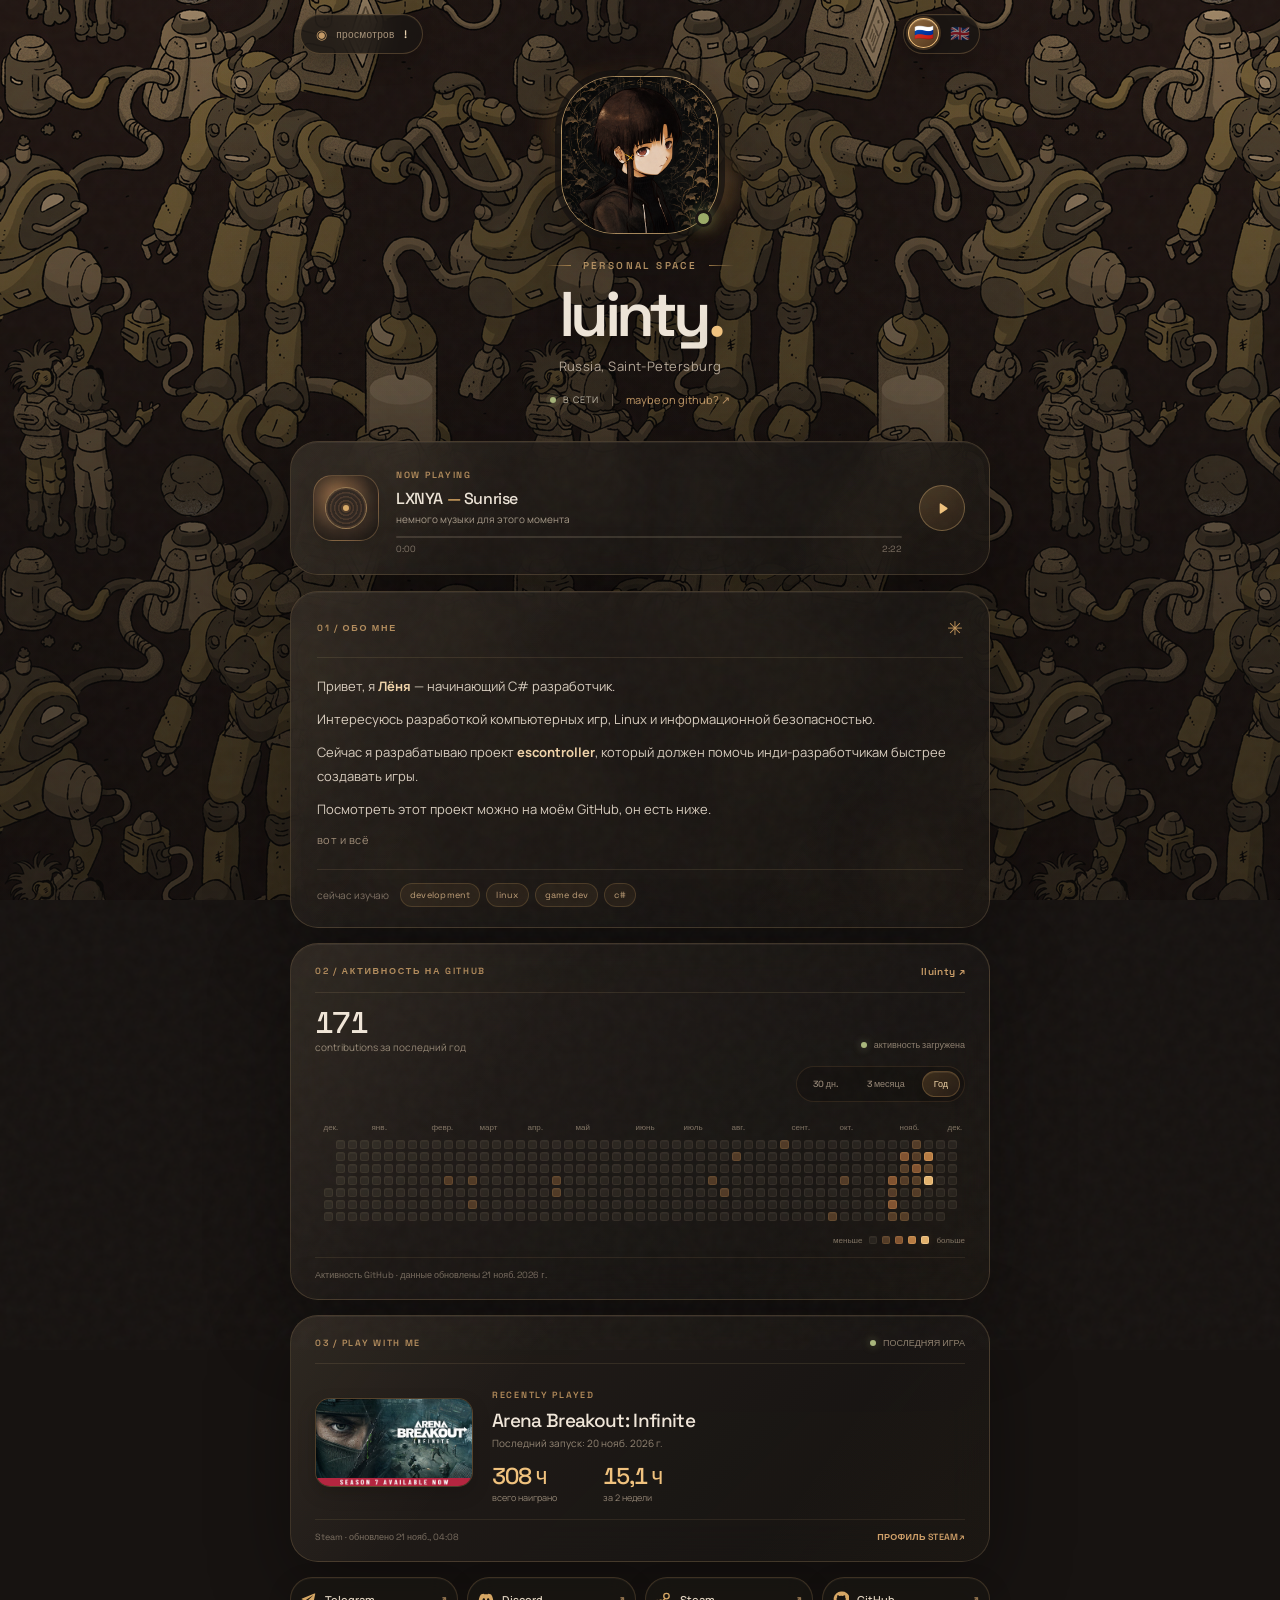
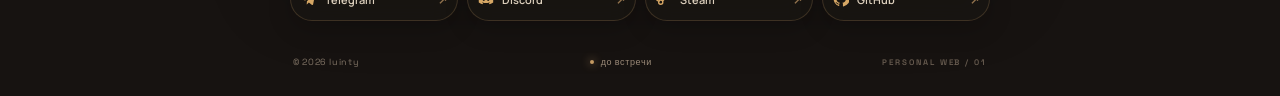
<file: index.html>
<!doctype html>
<html lang="ru">
<head>
  <meta charset="utf-8">
  <meta name="viewport" content="width=device-width, initial-scale=1">
  <meta name="theme-color" content="#171311">
  <meta name="description" content="luinty — начинающий C# разработчик. Personal space." id="page-description">
  <title>luinty — profile</title>
  <link rel="preconnect" href="https://fonts.googleapis.com">
  <link rel="preconnect" href="https://fonts.gstatic.com" crossorigin>
  <link href="https://fonts.googleapis.com/css2?family=Manrope:wght@400;500;600;700;800&family=Space+Grotesk:wght@400;500;600;700&display=swap" rel="stylesheet">
  <link rel="stylesheet" href="styles.css?v=20261117-steam1">
</head>
<body>
  <div class="site-tools" aria-label="Site controls">
    <div class="site-views" aria-live="polite">
      <span class="site-views-icon" aria-hidden="true">◉</span>
      <span id="site-views-label">просмотров</span>
      <strong id="site-views-count">—</strong>
    </div>
    <div class="language-switch" role="group" aria-label="Language">
      <button class="language-button is-active" type="button" data-language="ru" aria-label="Русский" aria-pressed="true" title="Русский">🇷🇺</button>
      <button class="language-button" type="button" data-language="en" aria-label="English" aria-pressed="false" title="English">🇬🇧</button>
    </div>
  </div>
  <div class="background-wash" aria-hidden="true"></div>
  <div class="grain" aria-hidden="true"></div>
  <div class="leaves" id="leaves" aria-hidden="true"></div>

  <main class="page-shell">
    <header class="profile-header reveal">
      <div class="avatar-wrap">
        <div class="avatar-aura" aria-hidden="true"></div>
        <img class="avatar" src="assets/avatar.png" alt="Аватар luinty" fetchpriority="high">
        <span class="avatar-status" title="На связи"></span>
      </div>
      <p class="eyebrow"><span class="eyebrow-line"></span> PERSONAL SPACE <span class="eyebrow-line"></span></p>
      <h1 id="profile-name">luinty<span class="name-dot">.</span></h1>
      <p class="subtitle" id="profile-subtitle">Russia, Saint-Petersburg</p>
      <div class="header-meta">
        <span class="meta-chip"><span class="pulse-dot"></span> <span id="online-label">в сети</span></span>
        <span class="meta-divider"></span>
        <a class="meta-github" href="https://github.com/lluinty" target="_blank" rel="noopener noreferrer">maybe on github? ↗</a>
      </div>
    </header>

    <section class="music-card glass-card reveal" aria-label="Музыкальный плеер" id="music-player-card">
      <div class="music-art" aria-hidden="true">
        <div class="disc"><span></span></div>
      </div>
      <div class="music-info">
        <span class="section-kicker">NOW PLAYING</span>
        <h2 id="track-title">LXNYA <span>—</span> Sunrise</h2>
        <p id="track-status">немного музыки для этого момента</p>
        <div class="track-progress"><span id="progress-fill"></span></div>
        <div class="track-times"><span id="current-time">0:00</span><span id="duration">--:--</span></div>
      </div>
      <button class="play-button" id="play-button" type="button" aria-label="Воспроизвести трек">
        <svg class="play-icon" viewBox="0 0 24 24" aria-hidden="true"><path d="M8 5.8c0-.8.9-1.3 1.6-.9l9 6.2a1.1 1.1 0 0 1 0 1.8l-9 6.2c-.7.5-1.6 0-1.6-.9V5.8Z"/></svg>
        <svg class="pause-icon" viewBox="0 0 24 24" aria-hidden="true"><path d="M7 5.5h3.5v13H7zM13.5 5.5H17v13h-3.5z"/></svg>
      </button>
      <audio id="audio" preload="metadata"></audio>
    </section>

    <section class="about-card glass-card reveal">
      <div class="card-topline">
        <span class="section-kicker" id="about-heading">01 / ОБО МНЕ</span>
        <span class="tiny-spark" aria-hidden="true">✳</span>
      </div>
      <!-- РЕДАКТИРОВАНИЕ ОПИСАНИЯ: меняй текст и HTML внутри блока ниже. -->
      <div class="about-copy" id="about-description">
        <p>Привет, я <strong>лёня</strong> — начинающий C# разработчик.</p>
        <p>Интересуюсь разработкой компьютерных игр, Linux и информационной безопасностью.</p>
        <p>Сейчас я разрабатываю проект <strong>escontroller</strong>, который должен помочь инди-разработчикам быстрее создавать игры.</p>
        <p>Посмотреть этот проект можно на моём GitHub, он есть ниже.</p>
        <p class="about-muted">:)</p>
      </div>
      <div class="about-footer">
        <span id="exploring-label">сейчас изучаю</span>
        <div class="interest-tags">
          <span>development</span><span>linux</span><span>game dev</span><span>c#</span>
        </div>
      </div>
    </section>

    <section class="contributions-card glass-card reveal" aria-label="Активность GitHub">
      <div class="contributions-topline">
        <span class="section-kicker" id="activity-heading">02 / АКТИВНОСТЬ НА GITHUB</span>
        <a class="contributions-profile-link" href="https://github.com/lluinty" target="_blank" rel="noopener noreferrer">lluinty <span aria-hidden="true">↗</span></a>
      </div>
      <div class="contributions-summary">
        <div class="contributions-total-wrap">
          <strong class="contributions-total" id="contributions-total">—</strong>
          <span class="contributions-total-label" id="contributions-total-label">contributions за последний год</span>
        </div>
        <span class="contributions-status" id="contributions-status"><i></i> загрузка активности</span>
      </div>
      <div class="contributions-controls" id="activity-period-controls" role="group" aria-label="Период активности">
        <button class="contributions-range" type="button" data-range="30" aria-pressed="false">30 дн.</button>
        <button class="contributions-range" type="button" data-range="90" aria-pressed="false"><span id="range-90-label">3 месяца</span></button>
        <button class="contributions-range is-active" type="button" data-range="365" aria-pressed="true"><span id="range-365-label">Год</span></button>
      </div>
      <div class="contributions-chart-wrap" id="contributions-chart-wrap" tabindex="0" aria-label="Календарь активности GitHub">
        <div class="contributions-months" id="contributions-months" aria-hidden="true"></div>
        <div class="contributions-grid" id="contributions-grid" role="grid" aria-label="GitHub contributions calendar"></div>
      </div>
      <div class="contributions-legend">
        <span id="legend-less">меньше</span>
        <span class="contribution-cell" data-level="0" aria-hidden="true"></span>
        <span class="contribution-cell" data-level="1" aria-hidden="true"></span>
        <span class="contribution-cell" data-level="2" aria-hidden="true"></span>
        <span class="contribution-cell" data-level="3" aria-hidden="true"></span>
        <span class="contribution-cell" data-level="4" aria-hidden="true"></span>
        <span id="legend-more">больше</span>
      </div>
      <p class="contributions-footnote" id="contributions-footnote">Активность публичного профиля GitHub. Обновляется автоматически.</p>
    </section>

    <section class="steam-card glass-card reveal" id="steam-card" aria-label="Steam activity">
      <div class="steam-topline">
        <span class="section-kicker" id="steam-heading">03 / PLAY WITH ME</span>
        <span class="steam-status" id="steam-status" data-state="loading"><i></i><span>загрузка Steam</span></span>
      </div>
      <div class="steam-content">
        <div class="steam-art-wrap">
          <div class="steam-art-placeholder" id="steam-art-placeholder" aria-hidden="true">
            <svg viewBox="0 0 24 24"><path d="M12 2.5a9.5 9.5 0 0 0-9.3 7.6l5.1 2.1a3.1 3.1 0 0 1 1.8-.6l2.3-3.4a4.1 4.1 0 1 1 4.2 4.3l-3.4-2.3a3.1 3.1 0 0 1-5.3 2.7l-3.7-1.5A9.5 9.5 0 1 0 12 2.5Zm4.1 8.7a2.1 2.1 0 1 0-2.1-2.1 2.1 2.1 0 0 0 2.1 2.1ZM9.6 16.1a1.5 1.5 0 1 0-1.5 1.5 1.5 1.5 0 0 0 1.5-1.5Z"/></svg>
          </div>
          <img class="steam-game-image" id="steam-game-image" alt="" loading="eager" decoding="async">
        </div>
        <div class="steam-info">
          <span class="steam-caption" id="steam-caption">RECENTLY PLAYED</span>
          <h2 class="steam-game-name" id="steam-game-name">Steam activity</h2>
          <p class="steam-last-played" id="steam-last-played">данные обновляются автоматически</p>
          <div class="steam-stats">
            <div class="steam-stat">
              <strong id="steam-total-hours">—</strong>
              <span id="steam-total-label">всего наиграно</span>
            </div>
            <div class="steam-stat">
              <strong id="steam-two-weeks">—</strong>
              <span id="steam-two-weeks-label">за 2 недели</span>
            </div>
          </div>
        </div>
      </div>
      <div class="steam-footer">
        <span id="steam-updated">профиль Steam</span>
        <a href="https://steamcommunity.com/id/lluinty" target="_blank" rel="noopener noreferrer" id="steam-profile-link">STEAM PROFILE <span aria-hidden="true">↗</span></a>
      </div>
    </section>

    <nav class="social-links reveal" aria-label="Мои ссылки">
      <a class="social-pill" href="https://t.me/luinty" target="_blank" rel="noopener noreferrer">
        <span class="social-icon telegram" aria-hidden="true"><svg viewBox="0 0 24 24"><path d="M21.4 4.2 18.2 20c-.2 1.1-.8 1.4-1.7.9l-4.7-3.5-2.3 2.2c-.3.3-.5.5-1 .5l.4-4.8 8.8-8c.4-.4-.1-.6-.6-.2L6.2 14.1l-4.6-1.4c-1-.3-1-1 .2-1.5L20 3.9c.9-.3 1.7.2 1.4.3Z"/></svg></span><span>Telegram</span><span class="pill-arrow">↗</span>
      </a>
      <a class="social-pill" href="https://discord.com/users/1482282821266575400" target="_blank" rel="noopener noreferrer">
        <span class="social-icon discord" aria-hidden="true"><svg viewBox="0 0 24 24"><path d="M19.7 5.2A18 18 0 0 0 15.3 4l-.5 1a16 16 0 0 0-5.6 0l-.5-1a18 18 0 0 0-4.4 1.2C1.5 9.3.8 13.3 1.2 17.2a18 18 0 0 0 5.4 2.7l1.2-1.9-1.9-.9.5-.4a12.8 12.8 0 0 0 11.2 0l.5.4-1.9.9 1.2 1.9a18 18 0 0 0 5.4-2.7c.5-4.6-.8-8.6-3.1-12Zm-11 9.7c-1 0-1.8-.9-1.8-2s.8-2 1.8-2 1.8.9 1.8 2-.8 2-1.8 2Zm6.6 0c-1 0-1.8-.9-1.8-2s.8-2 1.8-2 1.8.9 1.8 2-.8 2-1.8 2Z"/></svg></span><span>Discord</span><span class="pill-arrow">↗</span>
      </a>
      <a class="social-pill" href="https://steamcommunity.com/id/lluinty" target="_blank" rel="noopener noreferrer">
        <span class="social-icon steam" aria-hidden="true"><svg viewBox="0 0 24 24"><circle cx="15.7" cy="7.6" r="4.1" fill="none" stroke="currentColor" stroke-width="2"/><circle cx="7.1" cy="16.8" r="3.1" fill="none" stroke="currentColor" stroke-width="2"/><path d="m9.8 15 3.3-3.3M4.5 15.3l-3-1.2" fill="none" stroke="currentColor" stroke-width="2" stroke-linecap="round"/></svg></span><span>Steam</span><span class="pill-arrow">↗</span>
      </a>
      <a class="social-pill" href="https://github.com/lluinty" target="_blank" rel="noopener noreferrer">
        <span class="social-icon github" aria-hidden="true"><svg viewBox="0 0 24 24"><path d="M12 .9a11.1 11.1 0 0 0-3.5 21.6c.6.1.8-.2.8-.5v-2c-3.1.7-3.8-1.3-3.8-1.3-.5-1.3-1.2-1.6-1.2-1.6-1-.7.1-.7.1-.7 1.1.1 1.7 1.1 1.7 1.1 1 .1.8 2.3 3.6 1.6.1-.7.4-1.2.7-1.5-2.5-.3-5.1-1.3-5.1-5.5 0-1.2.4-2.1 1.1-2.9-.1-.3-.5-1.4.1-2.9 0 0 .9-.3 3 1.1a10.4 10.4 0 0 1 5.5 0c2.1-1.4 3-1.1 3-1.1.6 1.5.2 2.6.1 2.9.7.8 1.1 1.7 1.1 2.9 0 4.2-2.6 5.2-5.1 5.5.4.3.8 1 .8 2v3c0 .3.2.6.8.5A11.1 11.1 0 0 0 12 .9Z"/></svg></span><span>GitHub</span><span class="pill-arrow">↗</span>
      </a>
    </nav>

    <footer class="page-footer reveal">
      <span>© <span id="year"></span> luinty</span>
      <span class="footer-center"><i></i> <span id="footer-tagline">Goodbay!</span></span>
      <span class="footer-version">PERSONAL WEB / 01</span>
    </footer>
  </main>

  <script src="script.js?v=20261117-steam4" defer></script>
</body>
</html>
</file>
<file: styles.css>
:root {
  color-scheme: dark;
  --bg: #171311;
  --panel: rgba(24, 21, 19, .76);
  --panel-strong: rgba(20, 18, 17, .88);
  --line: rgba(221, 177, 113, .16);
  --text: #eee5d8;
  --muted: #a79a89;
  --soft: #766a5d;
  --gold: #d5a45f;
  --gold-bright: #f0c27e;
  --gold-dim: #8f653c;
  --radius-xl: 28px;
  --radius-lg: 21px;
  --shadow: 0 24px 80px rgba(0, 0, 0, .34);
}

* { box-sizing: border-box; }
html { min-height: 100%; scroll-behavior: smooth; }
body {
  min-height: 100vh;
  margin: 0;
  overflow-x: hidden;
  background: var(--bg);
  color: var(--text);
  font-family: 'Manrope', sans-serif;
  -webkit-font-smoothing: antialiased;
}

/* Фон повторяется как тайл. Сдвиг ровно на ширину изображения сохраняет бесшовный цикл. */
body::before {
  content: '';
  position: fixed;
  z-index: -3;
  inset: 0;
  background-image: url('assets/background-tile.jpg');
  background-repeat: repeat;
  background-size: 512px 512px;
  animation: background-drift 72s linear infinite;
  will-change: background-position;
}
.background-wash {
  position: fixed;
  inset: 0;
  z-index: -2;
  pointer-events: none;
  background:
    radial-gradient(ellipse at 50% 8%, rgba(12, 10, 9, .34), transparent 54%),
    linear-gradient(180deg, rgba(12, 10, 9, .32), rgba(13, 11, 10, .65) 54%, rgba(12, 10, 9, .74));
}
.grain {
  position: fixed;
  inset: -50%;
  z-index: 4;
  pointer-events: none;
  opacity: .105;
  background-image: url("data:image/svg+xml,%3Csvg viewBox='0 0 180 180' xmlns='http://www.w3.org/2000/svg'%3E%3Cfilter id='n'%3E%3CfeTurbulence type='fractalNoise' baseFrequency='.92' numOctaves='3' stitchTiles='stitch'/%3E%3C/filter%3E%3Crect width='100%25' height='100%25' filter='url(%23n)' opacity='.25'/%3E%3C/svg%3E");
  animation: grain-shift .24s steps(2) infinite;
}

.page-shell {
  width: min(100% - 40px, 700px);
  margin: 0 auto;
  padding: 62px 0 28px;
  position: relative;
  z-index: 2;
}
.profile-header { text-align: center; margin-bottom: 34px; }
.avatar-wrap {
  width: 158px;
  height: 158px;
  position: relative;
  margin: 0 auto 25px;
  isolation: isolate;
  animation: avatar-float 6s ease-in-out infinite;
}
.avatar-aura {
  position: absolute;
  z-index: -1;
  inset: -13px;
  border-radius: 37%;
  background: conic-gradient(from 20deg, transparent 0 17%, rgba(218, 166, 96, .72) 25%, transparent 36% 62%, rgba(218, 166, 96, .34) 75%, transparent 88%);
  filter: blur(13px);
  opacity: .68;
  animation: aura-spin 16s linear infinite;
}
.avatar {
  display: block;
  width: 100%; height: 100%;
  object-fit: cover;
  border-radius: 34%;
  border: 1px solid rgba(247, 205, 137, .63);
  box-shadow: 0 0 0 6px rgba(19, 16, 14, .72), 0 12px 45px rgba(0, 0, 0, .55), 0 0 30px rgba(197, 138, 65, .17);
}
.avatar-status {
  position: absolute;
  right: 7px; bottom: 7px;
  width: 17px; height: 17px;
  border-radius: 50%;
  background: #9baa68;
  border: 3px solid #1a1512;
  box-shadow: 0 0 14px rgba(164, 192, 112, .5);
}
.eyebrow, .section-kicker, .footer-version {
  font-family: 'Space Grotesk', sans-serif;
  font-size: 10px;
  font-weight: 600;
  letter-spacing: .24em;
}
.eyebrow { color: #c09a69; display: flex; align-items: center; justify-content: center; gap: 12px; margin: 0 0 9px; }
.eyebrow-line { width: 25px; height: 1px; background: linear-gradient(90deg, transparent, rgba(211, 164, 95, .7)); }
.eyebrow-line:last-child { transform: rotate(180deg); }
h1 {
  margin: 0;
  font-family: 'Space Grotesk', sans-serif;
  font-size: clamp(44px, 8vw, 63px);
  line-height: 1.05;
  font-weight: 600;
  letter-spacing: -.075em;
  text-shadow: 0 4px 25px rgba(0, 0, 0, .45);
}
.name-dot { color: var(--gold-bright); }
.subtitle { margin: 10px 0 17px; color: #b4a797; font-size: 13px; letter-spacing: .035em; }
.header-meta { display: flex; align-items: center; justify-content: center; gap: 13px; color: var(--muted); font-size: 11px; }
.meta-chip { display: inline-flex; align-items: center; gap: 7px; color: #c4bdab; text-transform: uppercase; letter-spacing: .12em; font-size: 9px; }
.pulse-dot { width: 6px; height: 6px; border-radius: 50%; background: #a9b77c; box-shadow: 0 0 0 4px rgba(169, 183, 124, .11); animation: pulse 2.2s ease-in-out infinite; }
.meta-divider { width: 1px; height: 12px; background: rgba(222, 195, 158, .25); }

.glass-card {
  position: relative;
  overflow: hidden;
  background: linear-gradient(135deg, rgba(39, 33, 28, .82), rgba(20, 18, 17, .77));
  border: 1px solid rgba(222, 184, 130, .2);
  border-radius: var(--radius-xl);
  box-shadow: var(--shadow), inset 0 1px 0 rgba(255, 238, 209, .055);
  backdrop-filter: blur(19px) saturate(115%);
  -webkit-backdrop-filter: blur(19px) saturate(115%);
}
.glass-card::before {
  content: '';
  position: absolute;
  inset: 0;
  pointer-events: none;
  border-radius: inherit;
  background: linear-gradient(125deg, rgba(255, 226, 184, .055), transparent 32%, transparent 72%, rgba(190, 135, 70, .045));
}
.music-card {
  display: grid;
  grid-template-columns: 66px minmax(0, 1fr) 48px;
  align-items: center;
  gap: 17px;
  padding: 19px 22px;
  margin-bottom: 16px;
  min-height: 126px;
  transition: border-color .35s, transform .35s, box-shadow .35s;
}
.music-card:hover, .about-card:hover { border-color: rgba(231, 183, 116, .35); box-shadow: 0 28px 90px rgba(0, 0, 0, .4), 0 0 35px rgba(176, 123, 61, .07), inset 0 1px 0 rgba(255, 238, 209, .06); }
.music-art { width: 66px; height: 66px; display: grid; place-items: center; border-radius: 19px; background: radial-gradient(circle at 35% 30%, #8c6340, #34271e 57%, #1c1714); border: 1px solid rgba(222, 174, 107, .26); box-shadow: inset 0 0 18px rgba(0, 0, 0, .42), 0 7px 18px rgba(0, 0, 0, .2); }
.disc { width: 42px; height: 42px; border-radius: 50%; border: 1px solid rgba(241, 196, 126, .48); background: repeating-radial-gradient(circle, #28201b 0 2px, #443226 3px 4px); display: grid; place-items: center; animation: disc-spin 8s linear infinite; animation-play-state: paused; }
.music-card.is-playing .disc { animation-play-state: running; }
.disc span { width: 10px; height: 10px; border-radius: 50%; background: #d6a765; border: 2px solid #4a3524; }
.music-info { min-width: 0; }
.section-kicker { color: #b18a5a; font-size: 9px; letter-spacing: .19em; }
.music-info h2 { font-family: 'Space Grotesk', sans-serif; font-weight: 500; font-size: 16px; margin: 5px 0 3px; letter-spacing: -.025em; }
.music-info h2 span { color: var(--gold); }
.music-info p { color: var(--muted); font-size: 10px; margin: 0 0 10px; min-height: 14px; }
.track-progress { width: 100%; height: 2px; background: rgba(225, 204, 174, .16); overflow: hidden; border-radius: 5px; }
.track-progress span { display: block; height: 100%; width: 0; background: linear-gradient(90deg, #a87946, #f0c27e); border-radius: inherit; transition: width .15s linear; }
.track-times { display: flex; justify-content: space-between; margin-top: 5px; color: #807467; font: 9px 'Space Grotesk', sans-serif; font-variant-numeric: tabular-nums; }
.play-button { width: 46px; height: 46px; display: grid; place-items: center; border: 1px solid rgba(229, 185, 123, .35); border-radius: 50%; background: linear-gradient(145deg, rgba(207, 158, 92, .22), rgba(91, 61, 35, .22)); color: #f1c47f; cursor: pointer; transition: transform .25s, background .25s, box-shadow .25s; }
.play-button:hover { transform: scale(1.08); background: rgba(207, 158, 92, .3); box-shadow: 0 0 23px rgba(211, 157, 83, .18); }
.play-button:active { transform: scale(.96); }
.play-button svg { width: 17px; height: 17px; fill: currentColor; }
.pause-icon { display: none; }
.is-playing .pause-icon { display: block; }
.is-playing .play-icon { display: none; }

.about-card { padding: 23px 26px 20px; margin-bottom: 15px; transition: border-color .35s, box-shadow .35s; }
.card-topline { display: flex; align-items: center; justify-content: space-between; padding-bottom: 16px; border-bottom: 1px solid rgba(222, 184, 130, .12); }
.tiny-spark { color: #bf9158; font-size: 19px; animation: spark-turn 12s linear infinite; }
.about-copy { padding: 16px 0 18px; color: #d8cdbf; font-size: 13px; line-height: 1.85; }
.about-copy p { margin: 0 0 9px; }
.about-copy p:last-child { margin-bottom: 0; }
.about-copy strong { color: #f0d4aa; font-weight: 700; }
.about-copy a { color: var(--gold-bright); text-decoration-color: rgba(240, 194, 126, .45); text-underline-offset: 3px; }
.about-muted { color: #a18e79; font-size: 11px; letter-spacing: .04em; }
.about-footer { display: flex; align-items: center; flex-wrap: wrap; gap: 11px; padding-top: 13px; border-top: 1px solid rgba(222, 184, 130, .12); color: #817365; font-size: 10px; }
.interest-tags { display: flex; flex-wrap: wrap; gap: 6px; }
.interest-tags span { padding: 5px 9px; border-radius: 999px; border: 1px solid rgba(213, 164, 95, .2); background: rgba(213, 164, 95, .075); color: #c4a37b; font: 9px 'Space Grotesk', sans-serif; letter-spacing: .025em; }

.social-links { display: grid; grid-template-columns: repeat(4, minmax(0, 1fr)); gap: 9px; margin-bottom: 35px; }
.social-pill {
  min-width: 0;
  display: flex;
  align-items: center;
  justify-content: center;
  gap: 8px;
  padding: 13px 10px;
  color: #ddd0bd;
  text-decoration: none;
  font-size: 11px;
  font-weight: 600;
  border-radius: 999px;
  border: 1px solid rgba(221, 177, 113, .19);
  background: rgba(26, 22, 19, .73);
  box-shadow: 0 8px 25px rgba(0, 0, 0, .19), inset 0 1px 0 rgba(255, 236, 207, .035);
  backdrop-filter: blur(14px);
  transition: transform .3s cubic-bezier(.2,.8,.2,1), color .3s, border-color .3s, background .3s, box-shadow .3s;
}
.social-pill:hover { transform: translateY(-4px); color: #fff0d8; border-color: rgba(234, 186, 119, .48); background: rgba(75, 54, 34, .78); box-shadow: 0 14px 30px rgba(0, 0, 0, .29), 0 0 18px rgba(207, 151, 79, .08); }
.social-icon { display: grid; place-items: center; width: 16px; height: 16px; flex: 0 0 16px; color: #d6a765; }
.social-icon svg { display: block; width: 16px; height: 16px; fill: currentColor; }
.pill-arrow { color: #92734e; font-size: 11px; margin-left: auto; transition: transform .3s; }
.social-pill:hover .pill-arrow { transform: translate(2px, -2px); color: #efc27f; }

.page-footer { display: flex; align-items: center; justify-content: space-between; gap: 10px; padding: 0 3px; color: #817466; font: 9px 'Space Grotesk', sans-serif; letter-spacing: .07em; }
.footer-center { display: inline-flex; align-items: center; gap: 7px; color: #9b8a78; }
.footer-center i { width: 4px; height: 4px; border-radius: 50%; background: #c59a62; box-shadow: 0 0 8px #c59a62; }
.footer-version { color: #685c50; font-size: 8px; }

/* Листья остаются декоративными и не перехватывают клики. */
.leaves { position: fixed; inset: 0; z-index: 1; overflow: hidden; pointer-events: none; }
.leaf { position: absolute; top: -34px; left: var(--left); width: var(--size); height: calc(var(--size) * 1.45); opacity: var(--opacity); animation: leaf-fall var(--duration) linear var(--delay) infinite; transform-origin: center; }
.leaf::before { content: ''; position: absolute; inset: 0; border-radius: 2px 90% 2px 90%; background: linear-gradient(135deg, #d9a45f, #93603b 75%); box-shadow: inset 1px 0 rgba(255, 224, 165, .25); transform: rotate(35deg); }
.leaf::after { content: ''; position: absolute; top: 12%; left: 49%; width: 1px; height: 80%; background: rgba(61, 39, 25, .52); transform: rotate(35deg); }

.reveal { opacity: 0; transform: translateY(19px); transition: opacity .8s ease, transform .8s cubic-bezier(.2,.75,.25,1); }
.reveal.visible { opacity: 1; transform: translateY(0); }
.profile-header.reveal { transition-delay: .05s; }
.music-card.reveal { transition-delay: .13s; }
.about-card.reveal { transition-delay: .21s; }
.social-links.reveal { transition-delay: .28s; }
.page-footer.reveal { transition-delay: .34s; }

@keyframes background-drift { from { background-position: 0 0; } to { background-position: 512px 0; } }
@keyframes avatar-float { 0%, 100% { transform: translateY(0) rotate(-1deg); } 50% { transform: translateY(-8px) rotate(1deg); } }
@keyframes aura-spin { to { transform: rotate(360deg); } }
@keyframes pulse { 50% { box-shadow: 0 0 0 7px rgba(169, 183, 124, 0); } }
@keyframes disc-spin { to { transform: rotate(360deg); } }
@keyframes spark-turn { to { transform: rotate(360deg); } }
@keyframes grain-shift { 0% { transform: translate(0,0); } 25% { transform: translate(2%,-1%); } 50% { transform: translate(-1%,2%); } 75% { transform: translate(1%,1%); } 100% { transform: translate(-2%,-1%); } }
@keyframes leaf-fall {
  0% { transform: translate3d(0, -7vh, 0) rotate(0deg); }
  25% { transform: translate3d(var(--sway), 24vh, 0) rotate(100deg); }
  50% { transform: translate3d(calc(var(--sway) * -.65), 52vh, 0) rotate(215deg); }
  75% { transform: translate3d(var(--sway), 79vh, 0) rotate(305deg); }
  100% { transform: translate3d(0, 112vh, 0) rotate(420deg); }
}

@media (max-width: 560px) {
  .page-shell { width: min(100% - 28px, 480px); padding-top: 43px; }
  .avatar-wrap { width: 137px; height: 137px; margin-bottom: 22px; }
  .profile-header { margin-bottom: 27px; }
  .subtitle { font-size: 11px; }
  .music-card { grid-template-columns: 54px minmax(0, 1fr) 42px; gap: 12px; padding: 16px; min-height: 112px; border-radius: 23px; }
  .music-art { width: 54px; height: 54px; border-radius: 16px; }
  .disc { width: 36px; height: 36px; }
  .music-info h2 { font-size: 14px; }
  .music-info p { font-size: 9px; }
  .play-button { width: 41px; height: 41px; }
  .about-card { padding: 20px 19px 17px; border-radius: 23px; }
  .about-copy { font-size: 12px; line-height: 1.8; }
  .social-links { grid-template-columns: repeat(2, minmax(0, 1fr)); gap: 8px; margin-bottom: 27px; }
  .social-pill { justify-content: flex-start; padding: 12px 14px; }
  .footer-version { display: none; }
}
@media (max-width: 360px) {
  .page-shell { width: calc(100% - 22px); }
  .music-card { grid-template-columns: 46px minmax(0,1fr) 38px; gap: 9px; padding: 13px; }
  .music-art { width: 46px; height: 46px; }
  .disc { width: 31px; height: 31px; }
  .play-button { width: 37px; height: 37px; }
  .header-meta { font-size: 10px; }
}
@media (prefers-reduced-motion: reduce) {
  *, *::before, *::after { scroll-behavior: auto !important; animation-duration: .01ms !important; animation-iteration-count: 1 !important; transition-duration: .01ms !important; }
  .reveal { opacity: 1; transform: none; }
}

/* GitHub contributions — теплая янтарная шкала вместо стандартных зеленых цветов. */
.meta-github {
  color: #c49a67;
  text-decoration: none;
  transition: color .25s, text-shadow .25s;
}
.meta-github:hover { color: #f0c27e; text-shadow: 0 0 14px rgba(224, 167, 91, .3); }
.contributions-card {
  padding: 21px 24px 17px;
  margin-bottom: 15px;
  transition: border-color .35s, box-shadow .35s, transform .35s;
}
.contributions-card:hover {
  border-color: rgba(231, 183, 116, .34);
  box-shadow: 0 28px 90px rgba(0, 0, 0, .4), 0 0 35px rgba(176, 123, 61, .07), inset 0 1px 0 rgba(255, 238, 209, .06);
}
.contributions-topline {
  display: flex;
  align-items: center;
  justify-content: space-between;
  gap: 12px;
  padding-bottom: 14px;
  border-bottom: 1px solid rgba(222, 184, 130, .12);
}
.contributions-profile-link {
  color: #d0a16a;
  font: 600 10px 'Space Grotesk', sans-serif;
  letter-spacing: .035em;
  text-decoration: none;
  transition: color .25s, transform .25s;
}
.contributions-profile-link span { display: inline-block; transition: transform .25s; }
.contributions-profile-link:hover { color: #ffe0b2; }
.contributions-profile-link:hover span { transform: translate(2px, -2px); }
.contributions-summary {
  min-height: 67px;
  display: flex;
  align-items: flex-end;
  justify-content: space-between;
  gap: 12px;
  padding: 15px 0 12px;
}
.contributions-total-wrap { display: flex; flex-direction: column; gap: 2px; }
.contributions-total {
  color: #f0e6d9;
  font: 500 30px/1 'Space Grotesk', sans-serif;
  letter-spacing: -.055em;
  font-variant-numeric: tabular-nums;
}
.contributions-total-label { color: #948675; font-size: 10px; }
.contributions-status {
  display: inline-flex;
  align-items: center;
  gap: 7px;
  padding-bottom: 3px;
  color: #8e806f;
  font: 9px 'Space Grotesk', sans-serif;
  white-space: nowrap;
}
.contributions-status i {
  width: 6px;
  height: 6px;
  flex: 0 0 6px;
  border-radius: 50%;
  background: #a9b77c;
  box-shadow: 0 0 9px rgba(169, 183, 124, .45);
}
.contributions-status.is-error i { background: #bd7959; box-shadow: 0 0 9px rgba(189, 121, 89, .4); }
.contributions-controls {
  display: flex;
  align-items: center;
  gap: 5px;
  width: fit-content;
  padding: 4px;
  margin: 0 0 13px auto;
  border: 1px solid rgba(213, 164, 95, .13);
  border-radius: 999px;
  background: rgba(12, 10, 9, .27);
}
.contributions-range {
  appearance: none;
  border: 1px solid transparent;
  border-radius: 999px;
  padding: 6px 11px;
  background: transparent;
  color: #958675;
  font: 500 9px 'Space Grotesk', sans-serif;
  cursor: pointer;
  transition: color .25s, background .25s, border-color .25s, box-shadow .25s, transform .25s;
}
.contributions-range:hover { color: #ead1ad; }
.contributions-range:focus-visible { outline: 2px solid rgba(231, 183, 116, .68); outline-offset: 2px; }
.contributions-range.is-active {
  color: #f4d6a9;
  border-color: rgba(225, 174, 103, .25);
  background: linear-gradient(135deg, rgba(188, 131, 64, .24), rgba(93, 63, 39, .24));
  box-shadow: inset 0 1px 0 rgba(255, 231, 190, .08), 0 2px 10px rgba(0, 0, 0, .15);
}
.contributions-range:active { transform: scale(.96); }
.contributions-chart-wrap {
  overflow-x: auto;
  overflow-y: hidden;
  scrollbar-width: thin;
  scrollbar-color: rgba(190, 145, 87, .38) transparent;
  padding: 7px 0 9px;
  outline: none;
}
.contributions-chart-wrap:focus-visible { outline: 1px solid rgba(231, 183, 116, .55); outline-offset: 3px; border-radius: 8px; }
.contributions-months,
.contributions-grid {
  display: grid;
  grid-auto-flow: column;
  grid-auto-columns: 9px;
  column-gap: 3px;
  width: max-content;
  margin-inline: auto;
}
.contributions-months {
  min-height: 13px;
  grid-template-rows: 1fr;
  margin-bottom: 5px;
  color: #817464;
  font: 8px 'Space Grotesk', sans-serif;
}
.contributions-months span { white-space: nowrap; }
.contributions-grid {
  grid-template-rows: repeat(7, 9px);
  row-gap: 3px;
  justify-content: center;
}
.contribution-cell {
  display: block;
  width: 9px;
  height: 9px;
  border: 1px solid rgba(245, 213, 171, .055);
  border-radius: 2.5px;
  background: rgba(216, 195, 166, .075);
  box-shadow: inset 0 1px 0 rgba(255, 238, 209, .035);
  transition: transform .18s ease, border-color .18s ease, box-shadow .18s ease;
}
.contributions-grid .contribution-cell:hover {
  z-index: 1;
  transform: scale(1.5);
  border-color: rgba(255, 224, 174, .75);
  box-shadow: 0 0 12px rgba(224, 167, 91, .35);
}
.contribution-cell[data-level="0"] { background: rgba(216, 195, 166, .075); }
.contribution-cell[data-level="1"] { background: #503925; border-color: rgba(176, 128, 77, .2); }
.contribution-cell[data-level="2"] { background: #80512f; border-color: rgba(205, 149, 86, .24); }
.contribution-cell[data-level="3"] { background: #b77b42; border-color: rgba(232, 177, 109, .32); }
.contribution-cell[data-level="4"] { background: #e4b36e; border-color: rgba(255, 218, 160, .48); box-shadow: 0 0 8px rgba(214, 159, 89, .14); }
.contributions-legend {
  display: flex;
  align-items: center;
  justify-content: flex-end;
  gap: 5px;
  margin-top: 5px;
  color: #827565;
  font: 8px 'Space Grotesk', sans-serif;
}
.contributions-legend .contribution-cell { width: 8px; height: 8px; border-radius: 2px; }
.contributions-legend > span:first-child { margin-right: 2px; }
.contributions-legend > span:last-child { margin-left: 2px; }
.contributions-footnote {
  margin: 12px 0 0;
  padding-top: 10px;
  border-top: 1px solid rgba(222, 184, 130, .1);
  color: #796d60;
  font: 9px/1.6 'Space Grotesk', sans-serif;
}
.contributions-card.reveal { transition-delay: .27s; }
.social-links.reveal { transition-delay: .34s; }
.page-footer.reveal { transition-delay: .4s; }

@media (max-width: 560px) {
  .contributions-card { padding: 19px 17px 15px; border-radius: 23px; }
  .contributions-summary { min-height: 62px; }
  .contributions-total { font-size: 27px; }
  .contributions-total-label { font-size: 9px; }
  .contributions-status { font-size: 8px; }
  .contributions-range { padding: 6px 9px; font-size: 8px; }
  .contributions-months, .contributions-grid { grid-auto-columns: 8px; column-gap: 3px; }
  .contributions-grid { grid-template-rows: repeat(7, 8px); row-gap: 3px; }
  .contribution-cell { width: 8px; height: 8px; }
  .contributions-legend .contribution-cell { width: 8px; height: 8px; }
  .meta-github { font-size: 10px; }
}
@media (max-width: 390px) {
  .header-meta { flex-wrap: wrap; gap: 9px; }
  .contributions-summary { align-items: flex-start; flex-direction: column; gap: 7px; }
  .contributions-status { padding-bottom: 0; }
  .contributions-controls { margin-top: 3px; }
}

/* Keep the month captions exactly aligned with contribution week columns. */
.contributions-months { grid-template-columns: repeat(var(--week-count), 9px); grid-auto-columns: unset; }
.contributions-grid { grid-template-columns: repeat(var(--week-count), 9px); grid-auto-columns: unset; }
@media (max-width: 560px) {
  .contributions-months { grid-template-columns: repeat(var(--week-count), 8px); }
  .contributions-grid { grid-template-columns: repeat(var(--week-count), 8px); }
}


/* Compact top-corner controls. */
.site-tools {
  position: absolute;
  z-index: 6;
  top: 18px;
  left: 50%;
  width: min(calc(100% - 40px), 700px);
  transform: translateX(-50%);
  display: flex;
  align-items: center;
  justify-content: space-between;
  pointer-events: none;
}
.site-views, .language-switch {
  pointer-events: auto;
  display: inline-flex;
  align-items: center;
  min-height: 34px;
  border: 1px solid rgba(221, 177, 113, .19);
  border-radius: 999px;
  background: rgba(26, 22, 19, .76);
  box-shadow: 0 8px 25px rgba(0, 0, 0, .2), inset 0 1px 0 rgba(255, 236, 207, .04);
  backdrop-filter: blur(14px);
  -webkit-backdrop-filter: blur(14px);
}
.site-views {
  gap: 7px;
  padding: 0 11px;
  color: #a9957c;
  font: 9px 'Space Grotesk', sans-serif;
  letter-spacing: .035em;
}
.site-views-icon { color: #c49a67; font-size: 11px; }
.site-views strong {
  color: #ead3b1;
  font-size: 10px;
  font-weight: 600;
  font-variant-numeric: tabular-nums;
}
.language-switch { gap: 3px; padding: 3px; }
.language-button {
  appearance: none;
  display: grid;
  place-items: center;
  width: 27px;
  height: 26px;
  padding: 0;
  border: 1px solid transparent;
  border-radius: 50%;
  background: transparent;
  opacity: .62;
  font-size: 14px;
  line-height: 1;
  cursor: pointer;
  transition: opacity .2s, background .2s, border-color .2s, transform .2s, box-shadow .2s;
}
.language-button:hover { opacity: 1; transform: translateY(-1px); }
.language-button:focus-visible { outline: 2px solid rgba(231, 183, 116, .7); outline-offset: 2px; }
.language-button.is-active {
  opacity: 1;
  border-color: rgba(225, 174, 103, .25);
  background: linear-gradient(135deg, rgba(188, 131, 64, .24), rgba(93, 63, 39, .24));
  box-shadow: inset 0 1px 0 rgba(255, 231, 190, .08), 0 2px 10px rgba(0, 0, 0, .15);
}
@media (max-width: 560px) {
  .site-tools { top: 12px; width: calc(100% - 28px); }
  .site-views, .language-switch { min-height: 31px; }
  .site-views { padding: 0 9px; gap: 5px; font-size: 8px; }
  .language-switch { padding: 2px; }
  .language-button { width: 25px; height: 25px; font-size: 13px; }
  .page-shell { padding-top: 67px; }
}


/* Reserve space for the top utility bar so it never overlaps the profile header. */
.page-shell { padding-top: 76px; }
.site-tools { position: fixed; top: 14px; width: min(calc(100% - 40px), 680px); }
@media (max-width: 560px) {
  .page-shell { padding-top: 70px; }
  .site-tools { top: 10px; width: calc(100% - 28px); }
}


/* Slightly larger top controls and a clearer selected language state. */
.site-views, .language-switch {
  min-height: 40px;
  border-color: rgba(221, 177, 113, .25);
}
.site-views {
  gap: 9px;
  padding: 0 15px;
  font-size: 10px;
}
.site-views-icon { font-size: 13px; }
.site-views strong { font-size: 11px; }
.language-switch { gap: 5px; padding: 4px; }
.language-button {
  width: 31px;
  height: 30px;
  font-size: 16px;
}
.language-button[aria-pressed="true"],
.language-button.is-active {
  opacity: 1;
  border-color: rgba(238, 190, 119, .72);
  background: linear-gradient(145deg, rgba(214, 158, 89, .42), rgba(117, 78, 43, .38));
  box-shadow:
    inset 0 1px 0 rgba(255, 239, 210, .22),
    0 0 0 2px rgba(214, 158, 89, .12),
    0 3px 12px rgba(0, 0, 0, .24);
}
.language-button:not([aria-pressed="true"]) { opacity: .58; }
.language-button:not([aria-pressed="true"]):hover { opacity: .95; }
@media (max-width: 560px) {
  .site-views, .language-switch { min-height: 36px; }
  .site-views { padding: 0 12px; gap: 7px; font-size: 9px; }
  .language-switch { padding: 3px; gap: 4px; }
  .language-button { width: 28px; height: 28px; font-size: 15px; }
}


/* Make the selected language unmistakable after every switch. */
.language-button.is-selected,
.language-button.is-active,
.language-button[aria-pressed="true"] {
  opacity: 1 !important;
  border: 1px solid rgba(255, 205, 132, .95) !important;
  background: linear-gradient(145deg, rgba(224, 164, 91, .58), rgba(133, 87, 45, .55)) !important;
  box-shadow: inset 0 1px 0 rgba(255, 242, 218, .28), 0 0 0 2px rgba(224, 164, 91, .22), 0 3px 14px rgba(0, 0, 0, .3) !important;
  transform: translateY(-1px);
}
.language-button:not(.is-selected):not(.is-active):not([aria-pressed="true"]) {
  opacity: .48;
  background: transparent;
  box-shadow: none;
}


/* Steam activity — the same warm glass surface and amber details as the GitHub card. */
.steam-card {
  padding: 21px 24px 17px;
  margin-bottom: 15px;
  transition: border-color .35s, box-shadow .35s, transform .35s;
}
.steam-card:hover {
  border-color: rgba(231, 183, 116, .34);
  box-shadow: 0 28px 90px rgba(0, 0, 0, .4), 0 0 35px rgba(176, 123, 61, .07), inset 0 1px 0 rgba(255, 238, 209, .06);
}
.steam-topline, .steam-footer {
  display: flex;
  align-items: center;
  justify-content: space-between;
  gap: 12px;
}
.steam-topline {
  padding-bottom: 14px;
  border-bottom: 1px solid rgba(222, 184, 130, .12);
}
.steam-status {
  display: inline-flex;
  align-items: center;
  gap: 7px;
  color: #8e806f;
  font: 9px 'Space Grotesk', sans-serif;
  white-space: nowrap;
}
.steam-status i {
  width: 6px;
  height: 6px;
  flex: 0 0 6px;
  border-radius: 50%;
  background: #a9b77c;
  box-shadow: 0 0 9px rgba(169, 183, 124, .45);
}
.steam-status[data-state="loading"] i { background: #c49a67; box-shadow: 0 0 9px rgba(196, 154, 103, .4); }
.steam-status[data-state="error"] i { background: #bd7959; box-shadow: 0 0 9px rgba(189, 121, 89, .4); }
.steam-content {
  display: grid;
  grid-template-columns: 158px minmax(0, 1fr);
  gap: 19px;
  align-items: center;
  padding: 17px 0 15px;
}
.steam-art-wrap {
  position: relative;
  display: grid;
  place-items: center;
  width: 100%;
  aspect-ratio: 16 / 9;
  overflow: hidden;
  border: 1px solid rgba(222, 174, 107, .24);
  border-radius: 15px;
  background: radial-gradient(circle at 35% 30%, #493321, #211a15 72%);
  box-shadow: inset 0 0 18px rgba(0, 0, 0, .38), 0 7px 18px rgba(0, 0, 0, .18);
}
.steam-game-image {
  display: block;
  width: 100%;
  height: 100%;
  object-fit: cover;
}
.steam-game-image[hidden], .steam-art-placeholder[hidden] { display: none; }
.steam-art-placeholder {
  display: grid;
  place-items: center;
  width: 100%;
  height: 100%;
  color: rgba(225, 179, 112, .72);
}
.steam-art-placeholder svg { width: 43px; height: 43px; fill: currentColor; }
.steam-info { min-width: 0; }
.steam-caption {
  color: #b18a5a;
  font: 600 9px 'Space Grotesk', sans-serif;
  letter-spacing: .19em;
}
.steam-game-name {
  overflow-wrap: anywhere;
  margin: 6px 0 3px;
  color: #f0e6d9;
  font: 500 19px/1.25 'Space Grotesk', sans-serif;
  letter-spacing: -.035em;
}
.steam-last-played {
  margin: 0;
  color: #948675;
  font-size: 10px;
  line-height: 1.5;
}
.steam-stats {
  display: flex;
  flex-wrap: wrap;
  gap: 26px;
  margin-top: 14px;
}
.steam-stat {
  display: flex;
  flex-direction: column;
  gap: 3px;
  min-width: 85px;
}
.steam-stat strong {
  color: #f0c27e;
  font: 500 23px/1 'Space Grotesk', sans-serif;
  letter-spacing: -.05em;
  font-variant-numeric: tabular-nums;
}
.steam-stat span {
  color: #948675;
  font-size: 9px;
}
.steam-footer {
  padding-top: 11px;
  border-top: 1px solid rgba(222, 184, 130, .1);
  color: #796d60;
  font: 9px/1.5 'Space Grotesk', sans-serif;
}
.steam-footer a {
  color: #d0a16a;
  font-weight: 600;
  letter-spacing: .035em;
  text-decoration: none;
  transition: color .25s;
}
.steam-footer a:hover { color: #ffe0b2; }
.steam-footer a span { display: inline-block; transition: transform .25s; }
.steam-footer a:hover span { transform: translate(2px, -2px); }
.steam-card.reveal { transition-delay: .32s; }
.social-links.reveal { transition-delay: .38s; }
.page-footer.reveal { transition-delay: .44s; }

@media (max-width: 560px) {
  .steam-card { padding: 19px 17px 15px; border-radius: 23px; }
  .steam-content { grid-template-columns: 112px minmax(0, 1fr); gap: 13px; padding: 15px 0 13px; }
  .steam-game-name { font-size: 16px; }
  .steam-stats { gap: 15px; margin-top: 11px; }
  .steam-stat { min-width: 70px; }
  .steam-stat strong { font-size: 20px; }
  .steam-status { font-size: 8px; }
}
@media (max-width: 390px) {
  .steam-content { grid-template-columns: 1fr; }
  .steam-art-wrap { max-height: 170px; }
  .steam-game-image { object-position: center 35%; }
  .steam-stats { gap: 22px; }
}

/* Keep the Steam image in layout while it loads; the placeholder overlays it. */
.steam-art-placeholder, .steam-game-image { grid-area: 1 / 1; }
.steam-art-placeholder { z-index: 1; }
.steam-game-image { z-index: 2; opacity: 0; transition: opacity .25s ease; }
.steam-game-image.is-loaded { opacity: 1; }
</file>
